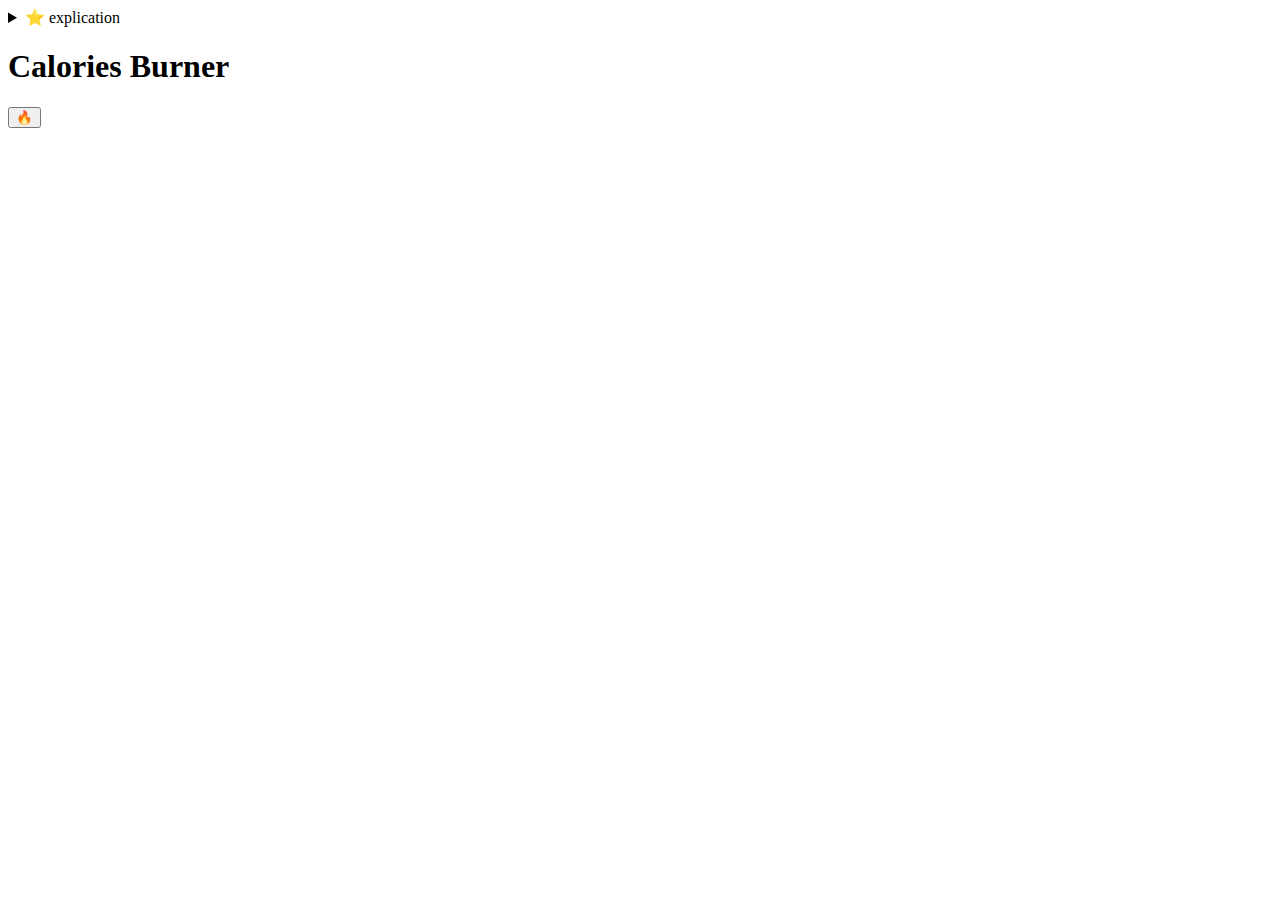
<file: calories-burner/index.html>
<!DOCTYPE html>
<html lang="en">
  <head>
    <meta charset="UTF-8" />
    <meta name="viewport" content="width=device-width, initial-scale=1.0" />
    <title>Calories Burner</title>
  </head>
  <body>
    <main>
      <div class="wrapper">
        <details>
          <summary>⭐️ explication</summary>
          <p>
            El libro, Convert Anything to Calories, llegó a la conclusión de
            que, en promedio, una persona con un dedo indice de 10.8 cm^3 y de
            11.7 gramos necesitará muuuchos clicks para conservar la línea. Se
            requieren 16.7 micromoles de adenosín trifosfato (la molécula que
            transporta energía entre las células) para mover un gramo del cuerpo
            por un segundo, y como hay 7.3 calorías en un mol (la medida de
            cantidad de una sustancia) de adenosín trifosfato, en teoría, cada
            click del mouse debería quemar 1.42 calorías. Aunque el cálculo
            asume el movimiento de todo el músculo, por lo que la cantidad real
            puede variar un poco.
          </p>
          <p>
            Pero resulta que es sábado y tienes hambre. treinta minutos después
            te llega una pizza (1,835kCal) con una coca (97kCal), tendrías que
            hacer 1,360,563 clicks para quemar la cena. Y cómo es sábado
            seguramente involucrará unas cuantas bebidas alcohólicas: en un Gin
            & Tonic (120kCal) hay 84,507 clicks, y 131,690.14 por cada cerveza
            que consumas. En otras palabras, con 427 clicks en promedio por día,
            la computadora no es un buen ejercicio.
          </p>
        </details>
        <h1>Calories Burner</h1>
        <p class="result" id="result"></p>
        <button id="burn" class="burn">🔥</button>
      </div>
    </main>

    <script></script>
  </body>
</html>
</file>
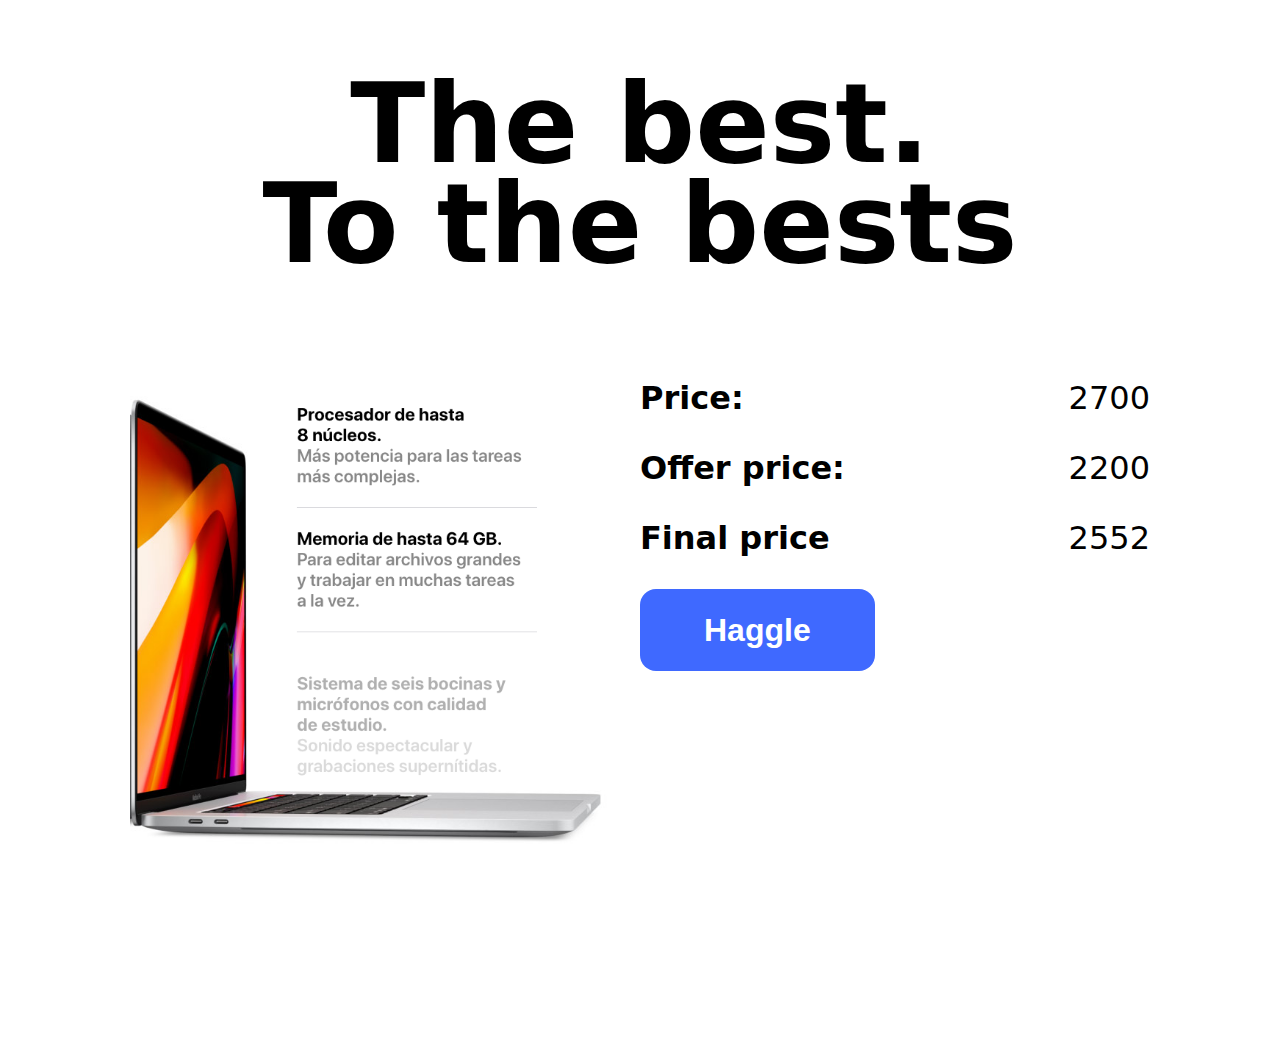
<file: shorthand-property-names/index.html>
<!DOCTYPE html>
<html lang="en">
  <head>
    <meta charset="UTF-8" />
    <meta name="viewport" content="width=device-width, initial-scale=1.0" />
    <title>ShortHand Property Names</title>
    <link rel="stylesheet" href="css/styles.css" />
  </head>

  <body>
    <main>
      <h1>
        The best. <br />
        To the bests
      </h1>
      <div class="hero">
        <div class="wrapper">
          <div class="hero-content">
            <div class="mac"></div>
            <div class="app">
              <p>
                <strong> Price: </strong>
                <span id="price">-</span>
              </p>
              <p>
                <strong> Offer price: </strong>
                <span id="offer">-</span>
              </p>
              <p>
                <strong> Final price </strong>
                <span id="final-price">-</span>
              </p>
              <button class="button" id="make-offer">Haggle</button>
            </div>
          </div>
        </div>
      </div>
    </main>

    <script>
      const price = 2700;
      const macBook = {
        price,
        get finalPrice() {
          return this.price * 1.16;
        },
        set offer(offer) {
          this.price -= offer;
        },
        *discount(offer) {
          let price = this.finalPrice;
          while (true) {
            yield (price -= offer);
          }
        },
      };

      window.price.textContent = macBook.price;
      macBook.offer = 500;
      window.offer.textContent = macBook.price;
      window["final-price"].textContent = macBook.finalPrice;

      const makeAnOffer = macBook.discount(15);
      window["make-offer"].addEventListener("click", () => {
        window["final-price"].textContent = makeAnOffer.next().value;
      });
    </script>
  </body>
</html>
</file>
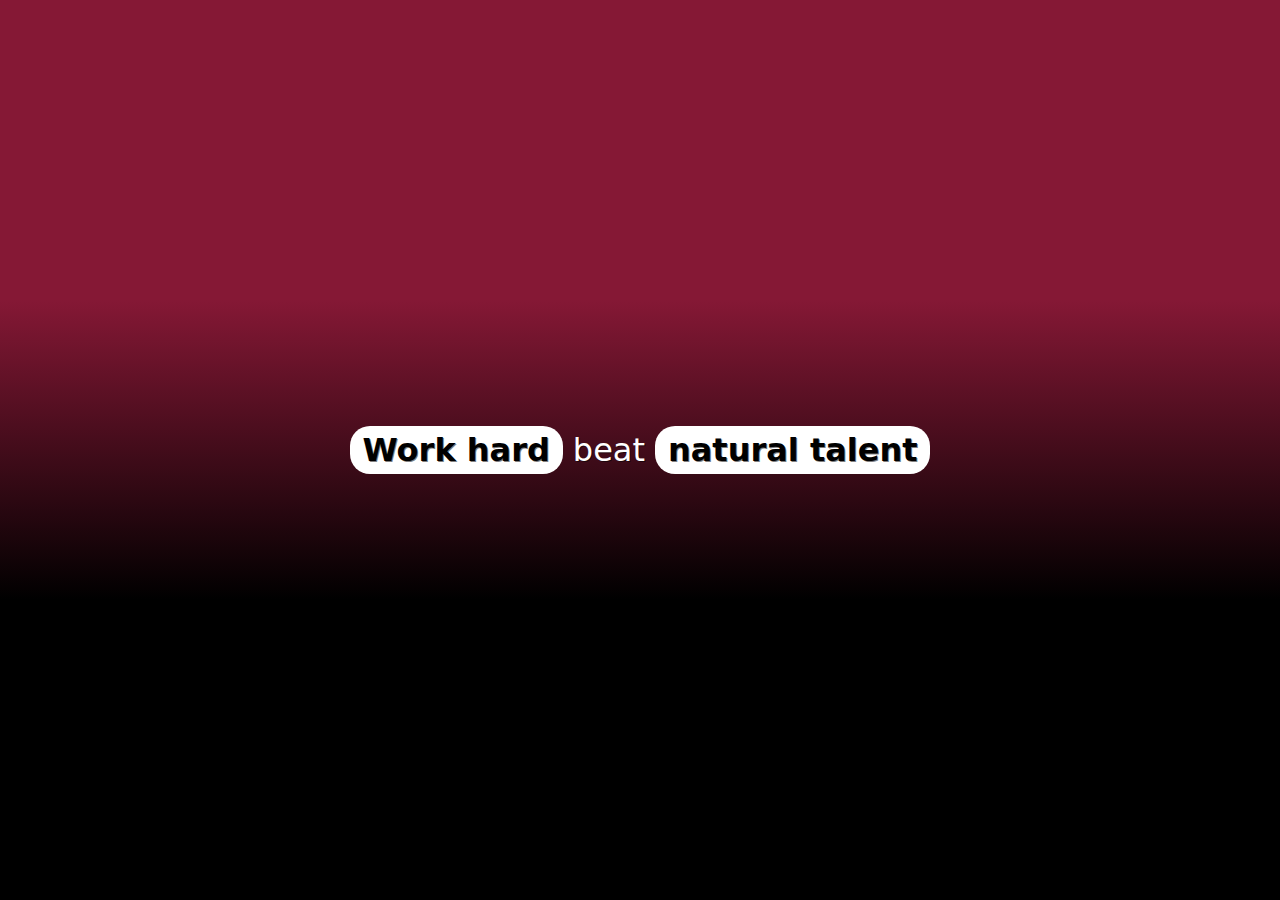
<file: tagged-templates/index.html>
<!DOCTYPE html>
<html lang="en">
<head>
    <meta charset="UTF-8">
    <meta name="viewport" content="width=device-width, initial-scale=1.0">
    <title>Tagged Templates</title>
    <style>
        body {
            display: flex;
            margin: 0;
            height: 100vh;
            justify-content: center;
            align-items: center;
            font-family: system-ui;
            background: linear-gradient(#851835, #851835, #000000, #000000);
            color: white;
            font-size: 2em;
            text-shadow: 1px 1px rgba(0, 0, 0, .5);
        }

        strong {
            color: black;
            padding: .15em .4em;
            background: white;
            border-radius: 20px;
        }
    </style>
</head>
<body>
    <script>
        function taggedTemplate(strings, ...dynamicValues) {
            // console.log(strings, dynamicValues)
            let newContent = ''
            strings.forEach((string, index) => {
            /* FIRST WAY
                let strong = ''
                if (dynamicValues[index]) {
                    strong = `<strong>${dynamicValues[index]}</strong>`
                }
            */

            const strong = dynamicValues[index] ? `<strong>${dynamicValues[index]}</strong>` : ''
            // newContent = newContent + string + strong
            newContent += `${string} ${strong}`
            });
            return `<p>${newContent}</p>`
        }
        const message = taggedTemplate`${'Work hard'} beat ${'natural talent'}`
        document.body.innerHTML = message
    </script>
</body>
</html>
</file>
<file: shorthand-property-names/css/styles.css>
body {
    margin: 0;
    font-family: system-ui, Helvetica, sans-serif;
    background-color: white;
    text-align: center;
}

.wrapper {
    max-width: 1020px;
    margin: auto;
    padding: 0 2em;
}

h1 {
    font-size: 110px;
    line-height: 100px;
}

.hero-content {
    display: flex;
}

.app {
    flex: 1;
    flex-direction: column;
    justify-content: center;
    font-size: 2em;
    text-align: left;
}

p {
    display: flex;
    justify-content: space-between;
}

.mac {
    height: 700px;
    flex: 1;
    background: url('../images/mac.png') center top no-repeat;
    background-size: contain;
}

.button {
    color: white;
    background: #3f69ff;
    border: none;
    font-size: 1em;
    padding: .7em 2em;
    border-radius: .5em;
    font-weight: bold;
    cursor: pointer;
}
</file>
